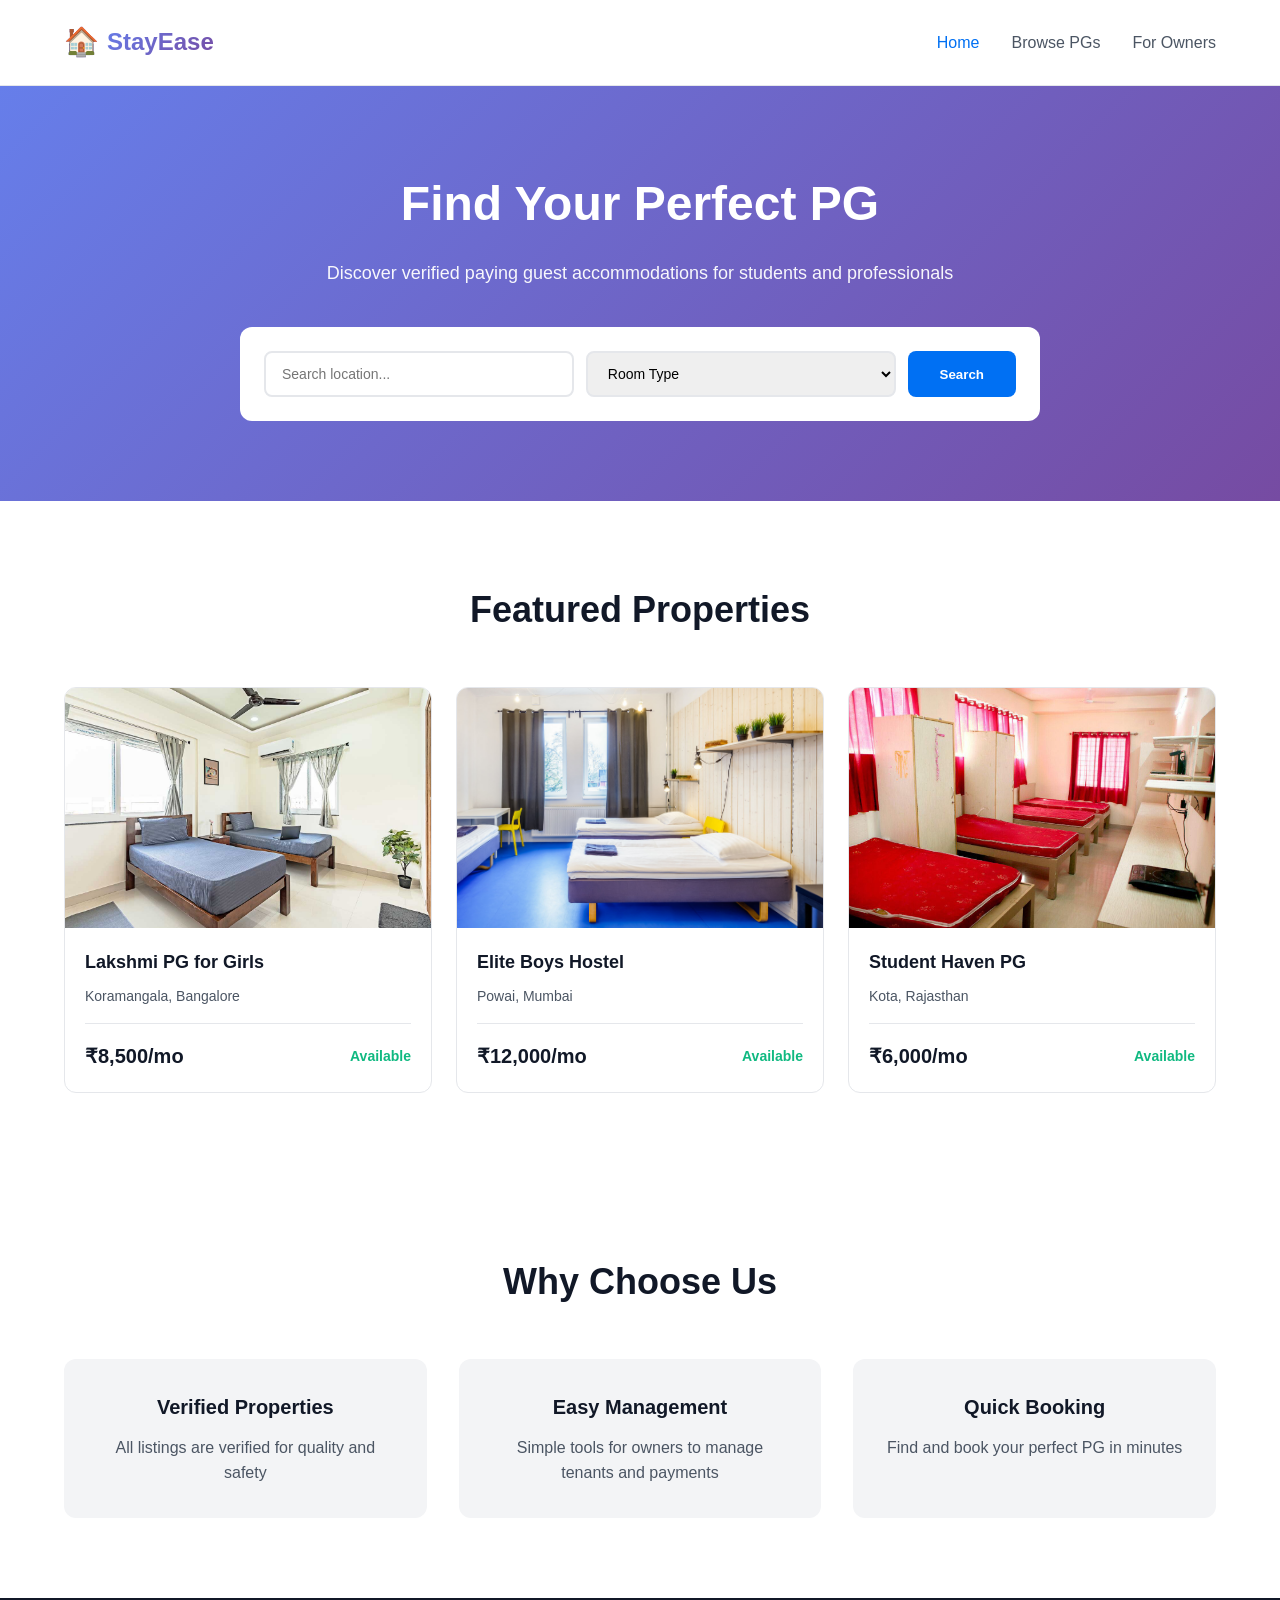
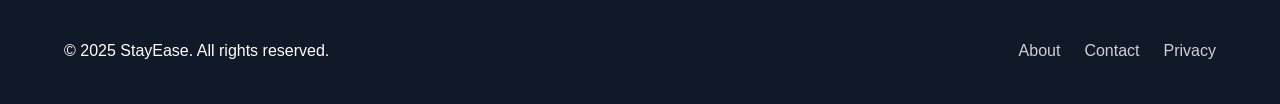
<file: index.html>
<!DOCTYPE html>
<html lang="en">
<head>
    <meta charset="UTF-8">
    <meta name="viewport" content="width=device-width, initial-scale=1.0">
    <!-- Updated title to StayEase -->
    <title>StayEase - Find Your Perfect PG</title>
    <link rel="stylesheet" href="styles.css">
</head>
<body>
    <!-- Navigation -->
    <nav class="navbar">
        <div class="container">
            <!-- Updated logo to StayEase with icon -->
            <a href="index.html" class="logo">
                <span class="logo-icon">🏠</span>
                <span class="logo-text">StayEase</span>
            </a>
            <div class="nav-links">
                <a href="index.html" class="nav-link active">Home</a>
                <a href="listings.html" class="nav-link">Browse PGs</a>
                <a href="owner-dashboard.html" class="nav-link">For Owners</a>
            </div>
        </div>
    </nav>

    <!-- Hero Section -->
    <section class="hero">
        <div class="container">
            <h1>Find Your Perfect PG</h1>
            <p>Discover verified paying guest accommodations for students and professionals</p>
            
            <div class="search-card">
                <input type="text" placeholder="Search location..." id="location-input">
                <select id="room-type">
                    <option>Room Type</option>
                    <option>Single</option>
                    <option>Double</option>
                    <option>Triple</option>
                </select>
                <button class="btn-search" onclick="searchPGs()">Search</button>
            </div>
        </div>
    </section>

    <!-- Featured PGs -->
    <section class="featured-section">
        <div class="container">
            <h2>Featured Properties</h2>

            <div class="property-grid">
                <div class="property-card" onclick="location.href='property-detail.html'">
                    <div class="property-image">
                        <img src="1.jpg" alt="PG Room">
                    </div>
                    <div class="property-info">
                        <h3>Lakshmi PG for Girls</h3>
                        <p class="property-location">Koramangala, Bangalore</p>
                        <div class="property-footer">
                            <span class="price">₹8,500/mo</span>
                            <span class="availability">Available</span>
                        </div>
                    </div>
                </div>

                <div class="property-card" onclick="location.href='property-detail.html'">
                    <div class="property-image">
                        <img src="paying-guest-renting-solutions.jpg" alt="Hostel">
                    </div>
                    <div class="property-info">
                        <h3>Elite Boys Hostel</h3>
                        <p class="property-location">Powai, Mumbai</p>
                        <div class="property-footer">
                            <span class="price">₹12,000/mo</span>
                            <span class="availability">Available</span>
                        </div>
                    </div>
                </div>

                <div class="property-card" onclick="location.href='property-detail.html'">
                    <div class="property-image">
                        <img src="paying-guest.jpg"alt="Student PG">
                    </div>
                    <div class="property-info">
                        <h3>Student Haven PG</h3>
                        <p class="property-location">Kota, Rajasthan</p>
                        <div class="property-footer">
                            <span class="price">₹6,000/mo</span>
                            <span class="availability">Available</span>
                        </div>
                    </div>
                </div>
            </div>
        </div>
    </section>

    <!-- Features Section -->
    <section class="features-section">
        <div class="container">
            <h2>Why Choose Us</h2>
            <div class="features-grid">
                <div class="feature-card">
                    <h3>Verified Properties</h3>
                    <p>All listings are verified for quality and safety</p>
                </div>

                <div class="feature-card">
                    <h3>Easy Management</h3>
                    <p>Simple tools for owners to manage tenants and payments</p>
                </div>

                <div class="feature-card">
                    <h3>Quick Booking</h3>
                    <p>Find and book your perfect PG in minutes</p>
                </div>
            </div>
        </div>
    </section>

    <!-- Footer -->
    <footer class="footer">
        <div class="container">
            <div class="footer-content">
                <!-- Updated copyright to StayEase -->
                <p>&copy; 2025 StayEase. All rights reserved.</p>
                <div class="footer-links">
                    <a href="#">About</a>
                    <a href="#">Contact</a>
                    <a href="#">Privacy</a>
                </div>
            </div>
        </div>
    </footer>

    <script src="script.js"></script>
</body>
</html>
</file>
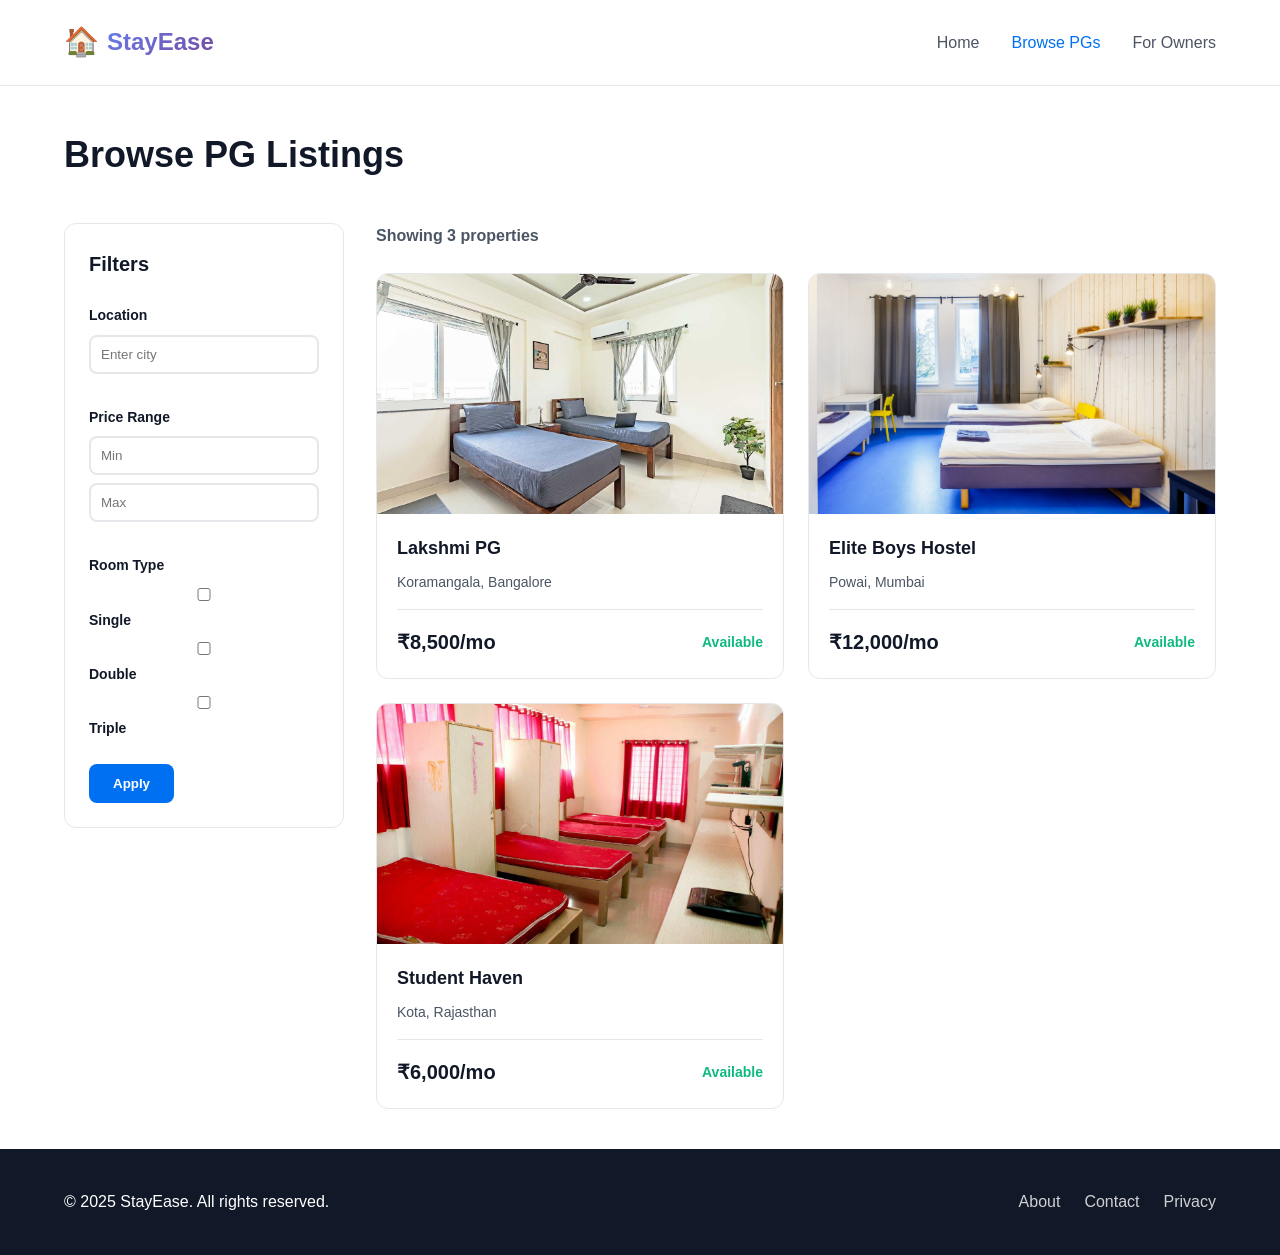
<file: listings.html>
<!DOCTYPE html>
<html lang="en">
<head>
    <meta charset="UTF-8">
    <meta name="viewport" content="width=device-width, initial-scale=1.0">
    <!-- Updated title to StayEase -->
    <title>Browse PG Accommodations - StayEase</title>
    <link rel="stylesheet" href="styles.css">
</head>
<body>
    <!-- Navigation -->
    <nav class="navbar">
        <div class="container">
            <!-- Updated logo to StayEase with icon -->
            <a href="index.html" class="logo">
                <span class="logo-icon">🏠</span>
                <span class="logo-text">StayEase</span>
            </a>
            <div class="nav-links">
                <a href="index.html" class="nav-link">Home</a>
                <a href="listings.html" class="nav-link active">Browse PGs</a>
                <a href="owner-dashboard.html" class="nav-link">For Owners</a>
            </div>
        </div>
    </nav>

    <!-- Listings Page -->
    <section class="listings-page">
        <div class="container">
            <h1>Browse PG Listings</h1>

            <div class="listings-layout">
                <!-- Filters Sidebar -->
                <aside class="filters-sidebar">
                    <h3>Filters</h3>
                    
                    <div class="filter-group">
                        <label>Location</label>
                        <input type="text" placeholder="Enter city">
                    </div>

                    <div class="filter-group">
                        <label>Price Range</label>
                        <input type="number" placeholder="Min">
                        <input type="number" placeholder="Max">
                    </div>

                    <div class="filter-group">
                        <label>Room Type</label>
                        <label><input type="checkbox"> Single</label>
                        <label><input type="checkbox"> Double</label>
                        <label><input type="checkbox"> Triple</label>
                    </div>

                    <button class="btn-primary">Apply</button>
                </aside>

                <!-- Listings Grid -->
                <div class="listings-main">
                    <!-- Reduced property count from 6 to 3 -->
                    <p class="results-count">Showing 3 properties</p>

                    <div class="property-grid">
                        <div class="property-card" onclick="location.href='property-detail.html'">
                            <div class="property-image">
                                <img src="1.jpg" alt="Property">
                            </div>
                            <div class="property-info">
                                <h3>Lakshmi PG</h3>
                                <p class="property-location">Koramangala, Bangalore</p>
                                <div class="property-footer">
                                    <span class="price">₹8,500/mo</span>
                                    <span class="availability">Available</span>
                                </div>
                            </div>
                        </div>

                        <div class="property-card" onclick="location.href='property-detail.html'">
                            <div class="property-image">
                                <img src="paying-guest-renting-solutions.jpg" alt="Property">
                            </div>
                            <div class="property-info">
                                <h3>Elite Boys Hostel</h3>
                                <p class="property-location">Powai, Mumbai</p>
                                <div class="property-footer">
                                    <span class="price">₹12,000/mo</span>
                                    <span class="availability">Available</span>
                                </div>
                            </div>
                        </div>

                        <div class="property-card" onclick="location.href='property-detail.html'">
                            <div class="property-image">
                                <img src="paying-guest.jpg" alt="Property">
                            </div>
                            <div class="property-info">
                                <h3>Student Haven</h3>
                                <p class="property-location">Kota, Rajasthan</p>
                                <div class="property-footer">
                                    <span class="price">₹6,000/mo</span>
                                    <span class="availability">Available</span>
                                </div>
                            </div>
                        </div>
                    </div>
                </div>
            </div>
        </div>
    </section>

    <!-- Footer -->
    <footer class="footer">
        <div class="container">
            <div class="footer-content">
                <!-- Updated copyright to StayEase -->
                <p>&copy; 2025 StayEase. All rights reserved.</p>
                <div class="footer-links">
                    <a href="#">About</a>
                    <a href="#">Contact</a>
                    <a href="#">Privacy</a>
                </div>
            </div>
        </div>
    </footer>

    <script src="script.js"></script>
</body>
</html>
</file>
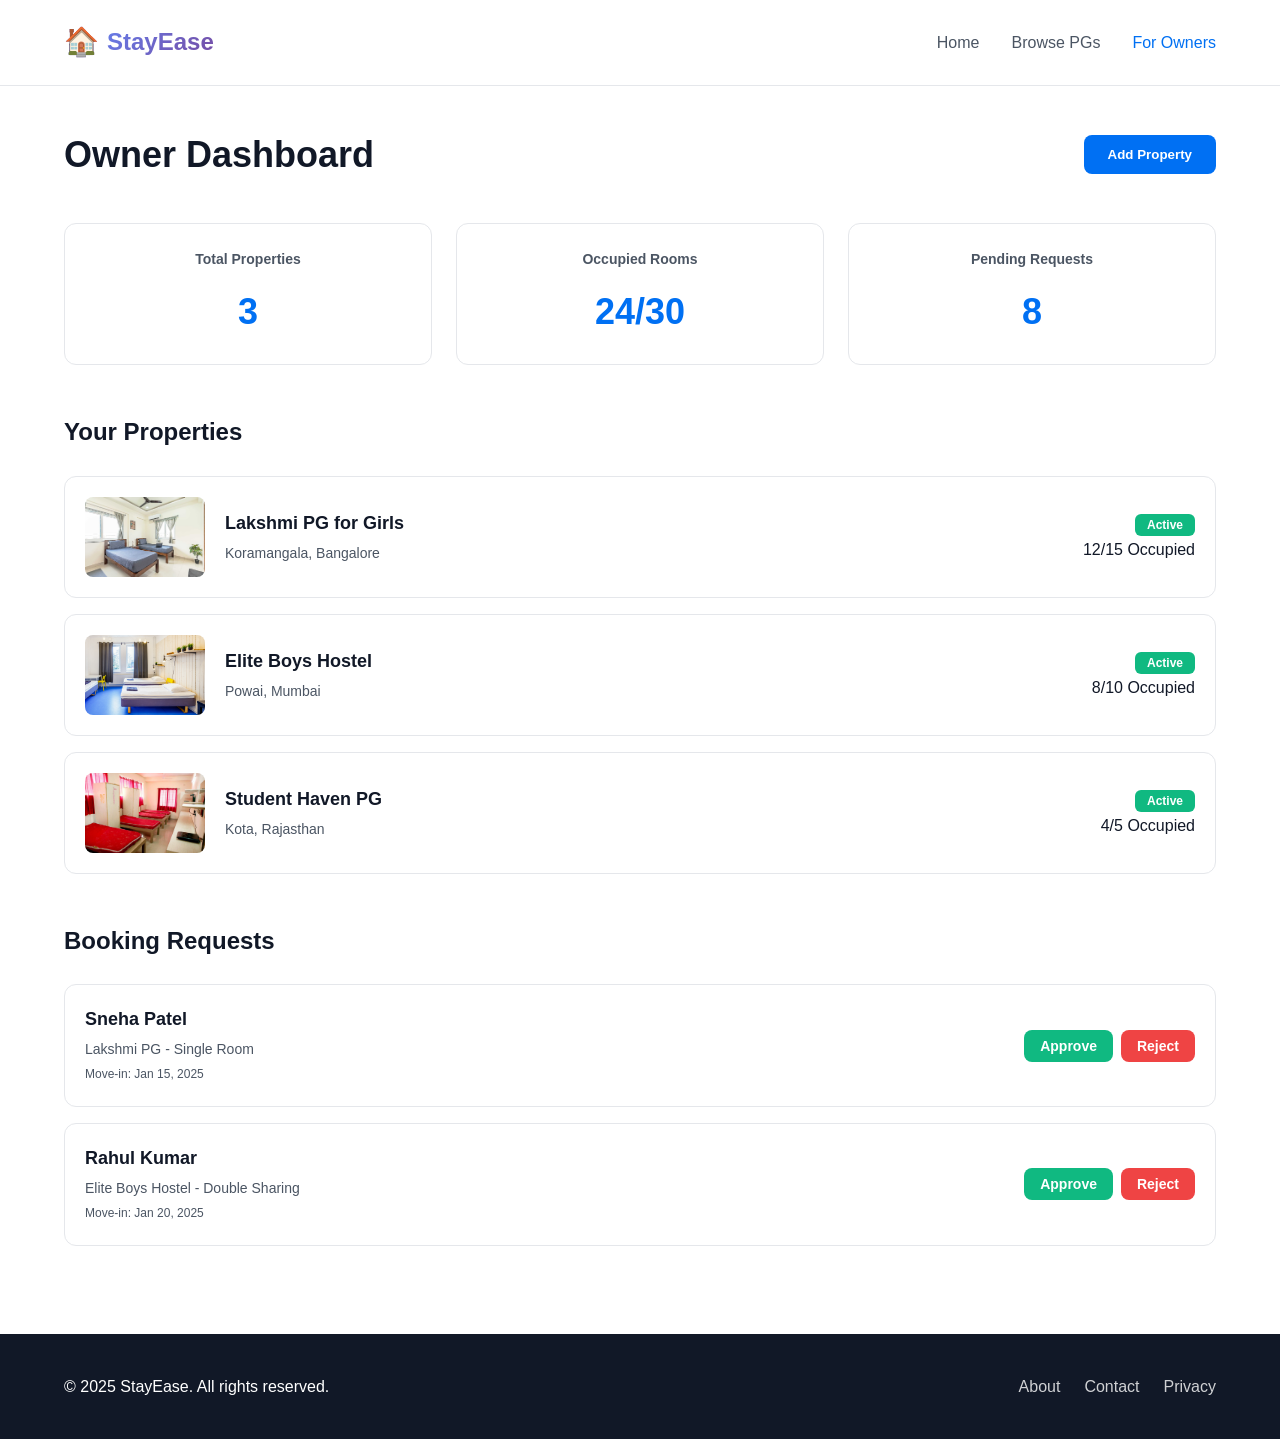
<file: owner-dashboard.html>
<!DOCTYPE html>
<html lang="en">
<head>
    <meta charset="UTF-8">
    <meta name="viewport" content="width=device-width, initial-scale=1.0">
    <!-- Updated title to StayEase -->
    <title>Owner Dashboard - StayEase</title>
    <link rel="stylesheet" href="styles.css">
</head>
<body>
    <!-- Navigation -->
    <nav class="navbar">
        <div class="container">
            <!-- Updated logo to StayEase with icon -->
            <a href="index.html" class="logo">
                <span class="logo-icon">🏠</span>
                <span class="logo-text">StayEase</span>
            </a>
            <div class="nav-links">
                <a href="index.html" class="nav-link">Home</a>
                <a href="listings.html" class="nav-link">Browse PGs</a>
                <a href="owner-dashboard.html" class="nav-link active">For Owners</a>
            </div>
        </div>
    </nav>

    <!-- Dashboard -->
    <section class="dashboard-page">
        <div class="container">
            <div class="dashboard-header">
                <h1>Owner Dashboard</h1>
                <button class="btn-primary" onclick="showAddProperty()">Add Property</button>
            </div>

            <!-- Stats Cards -->
            <div class="stats-grid">
                <div class="stat-card">
                    <h3>Total Properties</h3>
                    <div class="stat-number">3</div>
                </div>

                <div class="stat-card">
                    <h3>Occupied Rooms</h3>
                    <div class="stat-number">24/30</div>
                </div>

                <div class="stat-card">
                    <h3>Pending Requests</h3>
                    <div class="stat-number">8</div>
                </div>
            </div>

            <!-- Properties Management -->
            <div class="dashboard-section">
                <h2>Your Properties</h2>
                <div class="properties-list">
                    <div class="property-row">
                        <img src="1.jpg" alt="Property">
                        <div class="property-details">
                            <h3>Lakshmi PG for Girls</h3>
                            <p>Koramangala, Bangalore</p>
                        </div>
                        <div class="property-status">
                            <span class="badge success">Active</span>
                            <p>12/15 Occupied</p>
                        </div>
                    </div>

                    <div class="property-row">
                        <img src="paying-guest-renting-solutions.jpg" alt="Property">
                        <div class="property-details">
                            <h3>Elite Boys Hostel</h3>
                            <p>Powai, Mumbai</p>
                        </div>
                        <div class="property-status">
                            <span class="badge success">Active</span>
                            <p>8/10 Occupied</p>
                        </div>
                    </div>

                    <div class="property-row">
                        <img src="paying-guest.jpg" alt="Property">
                        <div class="property-details">
                            <h3>Student Haven PG</h3>
                            <p>Kota, Rajasthan</p>
                        </div>
                        <div class="property-status">
                            <span class="badge success">Active</span>
                            <p>4/5 Occupied</p>
                        </div>
                    </div>
                </div>
            </div>

            <!-- Booking Requests -->
            <div class="dashboard-section">
                <h2>Booking Requests</h2>
                <div class="requests-list">
                    <div class="request-card">
                        <div class="request-info">
                            <h4>Sneha Patel</h4>
                            <p>Lakshmi PG - Single Room</p>
                            <span class="request-date">Move-in: Jan 15, 2025</span>
                        </div>
                        <div class="request-actions">
                            <button class="btn-sm btn-success">Approve</button>
                            <button class="btn-sm btn-danger">Reject</button>
                        </div>
                    </div>

                    <div class="request-card">
                        <div class="request-info">
                            <h4>Rahul Kumar</h4>
                            <p>Elite Boys Hostel - Double Sharing</p>
                            <span class="request-date">Move-in: Jan 20, 2025</span>
                        </div>
                        <div class="request-actions">
                            <button class="btn-sm btn-success">Approve</button>
                            <button class="btn-sm btn-danger">Reject</button>
                        </div>
                    </div>
                </div>
            </div>

            <!-- Simplified add property form -->
            <div class="add-property-form" id="addPropertyForm" style="display: none;">
                <h2>Add New Property</h2>
                <form>
                    <input type="text" placeholder="Property Name" required>
                    <input type="text" placeholder="Address" required>
                    <input type="text" placeholder="City" required>
                    <input type="number" placeholder="Total Rooms" required>
                    <input type="text" placeholder="Price Range" required>
                    <textarea placeholder="Description" rows="4" required></textarea>
                    <button type="submit" class="btn-primary btn-full">Add Property</button>
                </form>
            </div>
        </div>
    </section>

    <!-- Footer -->
    <footer class="footer">
        <div class="container">
            <div class="footer-content">
                <!-- Updated copyright to StayEase -->
                <p>&copy; 2025 StayEase. All rights reserved.</p>
                <div class="footer-links">
                    <a href="#">About</a>
                    <a href="#">Contact</a>
                    <a href="#">Privacy</a>
                </div>
            </div>
        </div>
    </footer>

    <script src="script.js"></script>
</body>
</html>
</file>
<file: styles.css>
* {
  margin: 0;
  padding: 0;
  box-sizing: border-box;
}

:root {
  --primary: #0070f3;
  --success: #10b981;
  --danger: #ef4444;
  --gray-100: #f3f4f6;
  --gray-200: #e5e7eb;
  --gray-600: #4b5563;
  --gray-900: #111827;
}

body {
  font-family: -apple-system, BlinkMacSystemFont, "Segoe UI", Roboto, sans-serif;
  line-height: 1.6;
  color: var(--gray-900);
}

.container {
  max-width: 1200px;
  margin: 0 auto;
  padding: 0 24px;
}

/* Navigation */
.navbar {
  background: white;
  border-bottom: 1px solid var(--gray-200);
  padding: 20px 0;
  position: sticky;
  top: 0;
  z-index: 100;
}

.navbar .container {
  display: flex;
  justify-content: space-between;
  align-items: center;
}

.logo {
  display: flex;
  align-items: center;
  gap: 8px;
  font-size: 24px;
  font-weight: 700;
  color: var(--primary);
  text-decoration: none;
  transition: all 0.3s;
}

.logo:hover {
  opacity: 0.8;
}

.logo-icon {
  font-size: 28px;
  background: linear-gradient(135deg, #667eea 0%, #764ba2 100%);
  -webkit-background-clip: text;
  /* -webkit-text-fill-color: transparent; */
  background-clip: text;
}

.logo-text {
  background: linear-gradient(135deg, #667eea 0%, #764ba2 100%);
  -webkit-background-clip: text;
  -webkit-text-fill-color: transparent;
  background-clip: text;
}

.nav-links {
  display: flex;
  gap: 32px;
}

.nav-link {
  text-decoration: none;
  color: var(--gray-600);
  font-weight: 500;
}

.nav-link.active,
.nav-link:hover {
  color: var(--primary);
}

/* Buttons */
.btn-primary,
.btn-secondary,
.btn-success,
.btn-danger {
  padding: 12px 24px;
  border-radius: 8px;
  font-weight: 600;
  cursor: pointer;
  border: none;
  transition: all 0.2s;
}

.btn-primary {
  background: var(--primary);
  color: white;
}

.btn-primary:hover {
  opacity: 0.9;
}

.btn-secondary {
  background: var(--gray-100);
  color: var(--gray-900);
}

.btn-success {
  background: var(--success);
  color: white;
}

.btn-danger {
  background: var(--danger);
  color: white;
}

.btn-full {
  width: 100%;
}

.btn-sm {
  padding: 8px 16px;
  font-size: 14px;
}

/* Hero */
.hero {
  background: linear-gradient(135deg, #667eea 0%, #764ba2 100%);
  padding: 80px 0;
  color: white;
  text-align: center;
}

.hero h1 {
  font-size: 48px;
  font-weight: 800;
  margin-bottom: 16px;
}

.hero p {
  font-size: 18px;
  margin-bottom: 40px;
  opacity: 0.95;
}

/* Search Card */
.search-card {
  background: white;
  border-radius: 12px;
  padding: 24px;
  display: flex;
  gap: 12px;
  max-width: 800px;
  margin: 0 auto;
}

.search-card input,
.search-card select {
  flex: 1;
  padding: 12px 16px;
  border: 2px solid var(--gray-200);
  border-radius: 8px;
  font-size: 14px;
}

.btn-search {
  padding: 12px 32px;
  background: var(--primary);
  color: white;
  border: none;
  border-radius: 8px;
  font-weight: 600;
  cursor: pointer;
}

.btn-search:hover {
  opacity: 0.9;
}

/* Sections */
.featured-section,
.features-section {
  padding: 80px 0;
}

.featured-section h2,
.features-section h2 {
  font-size: 36px;
  font-weight: 700;
  text-align: center;
  margin-bottom: 48px;
}

/* Property Grid */
.property-grid {
  display: grid;
  grid-template-columns: repeat(auto-fill, minmax(320px, 1fr));
  gap: 24px;
}

.property-card {
  background: white;
  border: 1px solid var(--gray-200);
  border-radius: 12px;
  overflow: hidden;
  cursor: pointer;
  transition: transform 0.3s;
}

.property-card:hover {
  transform: translateY(-4px);
  box-shadow: 0 8px 16px rgba(0, 0, 0, 0.1);
}

.property-image {
  height: 240px;
  overflow: hidden;
}

.property-image img {
  width: 100%;
  height: 100%;
  object-fit: cover;
}

.property-info {
  padding: 20px;
}

.property-info h3 {
  font-size: 18px;
  font-weight: 700;
  margin-bottom: 8px;
}

.property-location {
  color: var(--gray-600);
  font-size: 14px;
  margin-bottom: 16px;
}

.property-footer {
  display: flex;
  justify-content: space-between;
  align-items: center;
  padding-top: 16px;
  border-top: 1px solid var(--gray-200);
}

.price {
  font-size: 20px;
  font-weight: 700;
}

.availability {
  color: var(--success);
  font-size: 14px;
  font-weight: 600;
}

/* Features Grid */
.features-grid {
  display: grid;
  grid-template-columns: repeat(auto-fit, minmax(250px, 1fr));
  gap: 32px;
}

.feature-card {
  text-align: center;
  padding: 32px;
  background: var(--gray-100);
  border-radius: 12px;
}

.feature-card h3 {
  font-size: 20px;
  font-weight: 700;
  margin-bottom: 12px;
}

.feature-card p {
  color: var(--gray-600);
}

/* Footer */
.footer {
  background: var(--gray-900);
  color: white;
  padding: 40px 0;
}

.footer-content {
  display: flex;
  justify-content: space-between;
  align-items: center;
}

.footer-links {
  display: flex;
  gap: 24px;
}

.footer-links a {
  color: white;
  text-decoration: none;
  opacity: 0.8;
}

.footer-links a:hover {
  opacity: 1;
}

/* Listings Page */
.listings-page {
  padding: 40px 0;
}

.listings-page h1 {
  font-size: 36px;
  font-weight: 700;
  margin-bottom: 40px;
}

.listings-layout {
  display: grid;
  grid-template-columns: 280px 1fr;
  gap: 32px;
}

/* Filters */
.filters-sidebar {
  background: white;
  border: 1px solid var(--gray-200);
  border-radius: 12px;
  padding: 24px;
  height: fit-content;
}

.filters-sidebar h3 {
  font-size: 20px;
  font-weight: 700;
  margin-bottom: 24px;
}

.filter-group {
  margin-bottom: 24px;
}

.filter-group label {
  display: block;
  font-size: 14px;
  font-weight: 600;
  margin-bottom: 8px;
}

.filter-group input {
  width: 100%;
  padding: 10px;
  border: 2px solid var(--gray-200);
  border-radius: 8px;
  margin-bottom: 8px;
}

.listings-main .results-count {
  color: var(--gray-600);
  margin-bottom: 24px;
  font-weight: 600;
}

/* Property Detail */
.property-detail-page {
  padding: 40px 0;
}

.back-btn {
  background: none;
  border: none;
  color: var(--primary);
  font-weight: 600;
  cursor: pointer;
  margin-bottom: 24px;
  font-size: 16px;
}

.property-detail-layout {
  display: grid;
  grid-template-columns: 1fr 380px;
  gap: 40px;
}

.detail-image {
  width: 100%;
  height: 400px;
  object-fit: cover;
  border-radius: 12px;
  margin-bottom: 24px;
}

.detail-main h1 {
  font-size: 32px;
  font-weight: 800;
  margin-bottom: 8px;
}

.detail-location {
  color: var(--gray-600);
  margin-bottom: 32px;
}

.detail-section {
  margin-bottom: 32px;
}

.detail-section h2 {
  font-size: 24px;
  font-weight: 700;
  margin-bottom: 16px;
}

.detail-section p {
  color: var(--gray-600);
  line-height: 1.8;
}

.amenities-grid {
  display: grid;
  grid-template-columns: repeat(2, 1fr);
  gap: 12px;
}

.amenity-item {
  padding: 12px;
  background: var(--gray-100);
  border-radius: 8px;
  text-align: center;
}

.rules-list {
  list-style: none;
  padding-left: 0;
}

.rules-list li {
  padding: 8px 0;
  padding-left: 24px;
  position: relative;
}

.rules-list li::before {
  content: "✓";
  position: absolute;
  left: 0;
  color: var(--success);
  font-weight: 700;
}

/* Booking Sidebar */
.booking-sidebar {
  position: sticky;
  top: 100px;
}

.booking-card {
  background: white;
  border: 2px solid var(--gray-200);
  border-radius: 12px;
  padding: 24px;
}

.price-display {
  text-align: center;
  padding-bottom: 20px;
  border-bottom: 2px solid var(--gray-200);
  margin-bottom: 20px;
}

.price-large {
  font-size: 36px;
  font-weight: 800;
}

.price-period {
  color: var(--gray-600);
  font-size: 14px;
}

.booking-form {
  display: flex;
  flex-direction: column;
  gap: 12px;
  margin-bottom: 20px;
}

.booking-form input,
.booking-form select {
  padding: 12px;
  border: 2px solid var(--gray-200);
  border-radius: 8px;
}

.contact-info {
  text-align: center;
  color: var(--gray-600);
  font-size: 14px;
}

/* Dashboard */
.dashboard-page {
  padding: 40px 0;
}

.dashboard-header {
  display: flex;
  justify-content: space-between;
  align-items: center;
  margin-bottom: 40px;
}

.dashboard-header h1 {
  font-size: 36px;
  font-weight: 700;
}

.stats-grid {
  display: grid;
  grid-template-columns: repeat(3, 1fr);
  gap: 24px;
  margin-bottom: 48px;
}

.stat-card {
  background: white;
  border: 1px solid var(--gray-200);
  border-radius: 12px;
  padding: 24px;
  text-align: center;
}

.stat-card h3 {
  font-size: 14px;
  color: var(--gray-600);
  margin-bottom: 12px;
}

.stat-number {
  font-size: 36px;
  font-weight: 800;
  color: var(--primary);
}

.dashboard-section {
  margin-bottom: 48px;
}

.dashboard-section h2 {
  font-size: 24px;
  font-weight: 700;
  margin-bottom: 24px;
}

.properties-list,
.requests-list {
  display: flex;
  flex-direction: column;
  gap: 16px;
}

.property-row {
  display: flex;
  align-items: center;
  gap: 20px;
  padding: 20px;
  background: white;
  border: 1px solid var(--gray-200);
  border-radius: 12px;
}

.property-row img {
  width: 120px;
  height: 80px;
  object-fit: cover;
  border-radius: 8px;
}

.property-details {
  flex: 1;
}

.property-details h3 {
  font-size: 18px;
  font-weight: 700;
  margin-bottom: 4px;
}

.property-details p {
  color: var(--gray-600);
  font-size: 14px;
}

.property-status {
  text-align: right;
}

.badge {
  padding: 4px 12px;
  border-radius: 6px;
  font-size: 12px;
  font-weight: 600;
}

.badge.success {
  background: var(--success);
  color: white;
}

.request-card {
  display: flex;
  justify-content: space-between;
  align-items: center;
  padding: 20px;
  background: white;
  border: 1px solid var(--gray-200);
  border-radius: 12px;
}

.request-info h4 {
  font-size: 18px;
  font-weight: 700;
  margin-bottom: 4px;
}

.request-info p {
  color: var(--gray-600);
  font-size: 14px;
}

.request-date {
  font-size: 12px;
  color: var(--gray-600);
}

.request-actions {
  display: flex;
  gap: 8px;
}

.add-property-form {
  background: white;
  border: 1px solid var(--gray-200);
  border-radius: 12px;
  padding: 32px;
  margin-top: 32px;
}

.add-property-form h2 {
  font-size: 24px;
  font-weight: 700;
  margin-bottom: 24px;
}

.add-property-form form {
  display: flex;
  flex-direction: column;
  gap: 16px;
}

.add-property-form input,
.add-property-form select,
.add-property-form textarea {
  padding: 12px;
  border: 2px solid var(--gray-200);
  border-radius: 8px;
  font-family: inherit;
}

/* Responsive */
@media (max-width: 768px) {
  .hero h1 {
    font-size: 32px;
  }

  .search-card {
    flex-direction: column;
  }

  .property-grid {
    grid-template-columns: 1fr;
  }

  .listings-layout,
  .property-detail-layout {
    grid-template-columns: 1fr;
  }

  .filters-sidebar {
    position: static;
  }

  .stats-grid {
    grid-template-columns: 1fr;
  }

  .nav-links {
    flex-direction: column;
    gap: 16px;
  }
}

/* Adding enhanced property detail page styles */

/* Image Gallery */
.image-gallery {
  margin-bottom: 32px;
}

.main-image-container {
  width: 100%;
  margin-bottom: 16px;
  border-radius: 12px;
  overflow: hidden;
}

.main-image {
  width: 100%;
  height: 500px;
  object-fit: cover;
  display: block;
}

.thumbnail-gallery {
  display: grid;
  grid-template-columns: repeat(4, 1fr);
  gap: 12px;
}

.thumbnail {
  width: 100%;
  height: 120px;
  object-fit: cover;
  border-radius: 8px;
  cursor: pointer;
  border: 3px solid transparent;
  transition: all 0.3s;
}

.thumbnail:hover {
  opacity: 0.8;
}

.thumbnail.active {
  border-color: var(--primary);
}

/* Property Header */
.property-header {
  display: flex;
  justify-content: space-between;
  align-items: flex-start;
  margin-bottom: 32px;
  padding-bottom: 24px;
  border-bottom: 2px solid var(--gray-200);
}

.property-tags {
  display: flex;
  gap: 8px;
  margin-top: 12px;
}

.tag {
  padding: 6px 12px;
  background: var(--gray-100);
  border-radius: 20px;
  font-size: 12px;
  font-weight: 600;
  color: var(--gray-900);
}

.rating-section {
  text-align: right;
}

.rating {
  font-size: 24px;
  font-weight: 800;
  color: var(--gray-900);
  margin-bottom: 4px;
}

.review-count {
  font-size: 14px;
  color: var(--gray-600);
}

/* Room Options */
.room-options {
  display: grid;
  grid-template-columns: repeat(3, 1fr);
  gap: 16px;
}

.room-option-card {
  padding: 20px;
  border: 2px solid var(--gray-200);
  border-radius: 12px;
  transition: all 0.3s;
  cursor: pointer;
}

.room-option-card:hover {
  border-color: var(--primary);
  box-shadow: 0 4px 12px rgba(0, 112, 243, 0.1);
}

.room-option-card.active-option {
  border-color: var(--primary);
  background: rgba(0, 112, 243, 0.05);
}

.room-option-card h4 {
  font-size: 16px;
  font-weight: 700;
  margin-bottom: 8px;
}

.room-price {
  font-size: 20px;
  font-weight: 800;
  color: var(--primary);
  margin-bottom: 12px;
}

.room-features {
  list-style: none;
  padding-left: 0;
}

.room-features li {
  font-size: 14px;
  color: var(--gray-600);
  padding: 4px 0;
  padding-left: 20px;
  position: relative;
}

.room-features li::before {
  content: "•";
  position: absolute;
  left: 0;
  color: var(--primary);
  font-weight: 700;
}

/* Enhanced Amenities Grid */
.amenities-grid-enhanced {
  display: grid;
  grid-template-columns: repeat(4, 1fr);
  gap: 16px;
}

.amenity-item-enhanced {
  display: flex;
  flex-direction: column;
  align-items: center;
  gap: 8px;
  padding: 16px;
  background: var(--gray-100);
  border-radius: 12px;
  text-align: center;
}

.amenity-icon {
  font-size: 32px;
}

.amenity-item-enhanced span:last-child {
  font-size: 14px;
  font-weight: 600;
  color: var(--gray-900);
}

/* Food Menu */
.food-menu {
  display: flex;
  flex-direction: column;
  gap: 16px;
}

.meal-type {
  padding: 16px;
  background: var(--gray-100);
  border-radius: 8px;
}

.meal-type h4 {
  font-size: 16px;
  font-weight: 700;
  margin-bottom: 8px;
  color: var(--gray-900);
}

.meal-type p {
  font-size: 14px;
  color: var(--gray-600);
  line-height: 1.6;
}

/* Enhanced Rules List */
.rules-list-enhanced {
  list-style: none;
  padding-left: 0;
  display: grid;
  grid-template-columns: repeat(2, 1fr);
  gap: 12px;
}

.rules-list-enhanced li {
  padding: 12px;
  background: var(--gray-100);
  border-radius: 8px;
  font-size: 14px;
}

/* Nearby Places */
.nearby-places {
  list-style: none;
  padding-left: 0;
}

.nearby-places li {
  padding: 12px 0;
  font-size: 14px;
  border-bottom: 1px solid var(--gray-200);
}

.nearby-places li:last-child {
  border-bottom: none;
}

/* Reviews Section */
.reviews-container {
  display: flex;
  flex-direction: column;
  gap: 16px;
}

.review-card {
  padding: 20px;
  background: var(--gray-100);
  border-radius: 12px;
}

.review-header {
  display: flex;
  justify-content: space-between;
  align-items: flex-start;
  margin-bottom: 12px;
}

.review-header h4 {
  font-size: 16px;
  font-weight: 700;
  margin-bottom: 4px;
}

.review-date {
  font-size: 12px;
  color: var(--gray-600);
}

.review-rating {
  font-size: 16px;
}

.review-text {
  font-size: 14px;
  color: var(--gray-600);
  line-height: 1.6;
}

/* Enhanced Booking Sidebar */
.booking-sidebar-enhanced {
  position: sticky;
  top: 100px;
}

.booking-card-sticky {
  background: white;
  border: 2px solid var(--gray-200);
  border-radius: 12px;
  padding: 24px;
  box-shadow: 0 4px 12px rgba(0, 0, 0, 0.05);
}

.price-display-large {
  text-align: center;
  padding-bottom: 16px;
  border-bottom: 2px solid var(--gray-200);
  margin-bottom: 12px;
}

.price-amount {
  font-size: 42px;
  font-weight: 800;
  color: var(--primary);
}

.price-note {
  text-align: center;
  font-size: 12px;
  color: var(--gray-600);
  margin-bottom: 24px;
}

.booking-form-enhanced {
  display: flex;
  flex-direction: column;
  gap: 16px;
  margin-bottom: 24px;
}

.booking-form-enhanced label {
  font-size: 14px;
  font-weight: 600;
  color: var(--gray-900);
  margin-bottom: -8px;
}

.form-input {
  padding: 12px;
  border: 2px solid var(--gray-200);
  border-radius: 8px;
  font-size: 14px;
}

.form-input:focus {
  outline: none;
  border-color: var(--primary);
}

.btn-book-now {
  width: 100%;
  padding: 14px;
  background: var(--primary);
  color: white;
  border: none;
  border-radius: 8px;
  font-weight: 700;
  font-size: 16px;
  cursor: pointer;
  transition: all 0.3s;
}

.btn-book-now:hover {
  background: #0051cc;
}

.btn-schedule-visit {
  width: 100%;
  padding: 14px;
  background: white;
  color: var(--primary);
  border: 2px solid var(--primary);
  border-radius: 8px;
  font-weight: 700;
  font-size: 16px;
  cursor: pointer;
  transition: all 0.3s;
}

.btn-schedule-visit:hover {
  background: var(--gray-100);
}

/* Owner Contact */
.owner-contact {
  padding: 20px;
  background: var(--gray-100);
  border-radius: 12px;
  margin-bottom: 16px;
}

.owner-contact h4 {
  font-size: 16px;
  font-weight: 700;
  margin-bottom: 8px;
}

.owner-name,
.owner-phone {
  font-size: 14px;
  margin-bottom: 8px;
  color: var(--gray-900);
}

.btn-contact {
  width: 100%;
  padding: 12px;
  background: white;
  color: var(--gray-900);
  border: 2px solid var(--gray-200);
  border-radius: 8px;
  font-weight: 600;
  cursor: pointer;
  margin-top: 12px;
}

.btn-contact:hover {
  background: var(--gray-100);
}

/* Safety Badge */
.safety-badge {
  padding: 16px;
  background: rgba(16, 185, 129, 0.1);
  border-radius: 8px;
  text-align: center;
}

.safety-badge p {
  margin-bottom: 4px;
}

.safety-text {
  font-size: 12px;
  color: var(--gray-600);
}

/* Mobile Responsive for Enhanced Details */
@media (max-width: 768px) {
  .thumbnail-gallery {
    grid-template-columns: repeat(2, 1fr);
  }

  .room-options {
    grid-template-columns: 1fr;
  }

  .amenities-grid-enhanced {
    grid-template-columns: repeat(2, 1fr);
  }

  .rules-list-enhanced {
    grid-template-columns: 1fr;
  }

  .property-header {
    flex-direction: column;
    gap: 16px;
  }

  .rating-section {
    text-align: left;
  }

  .booking-sidebar-enhanced {
    position: static;
  }
}
</file>
